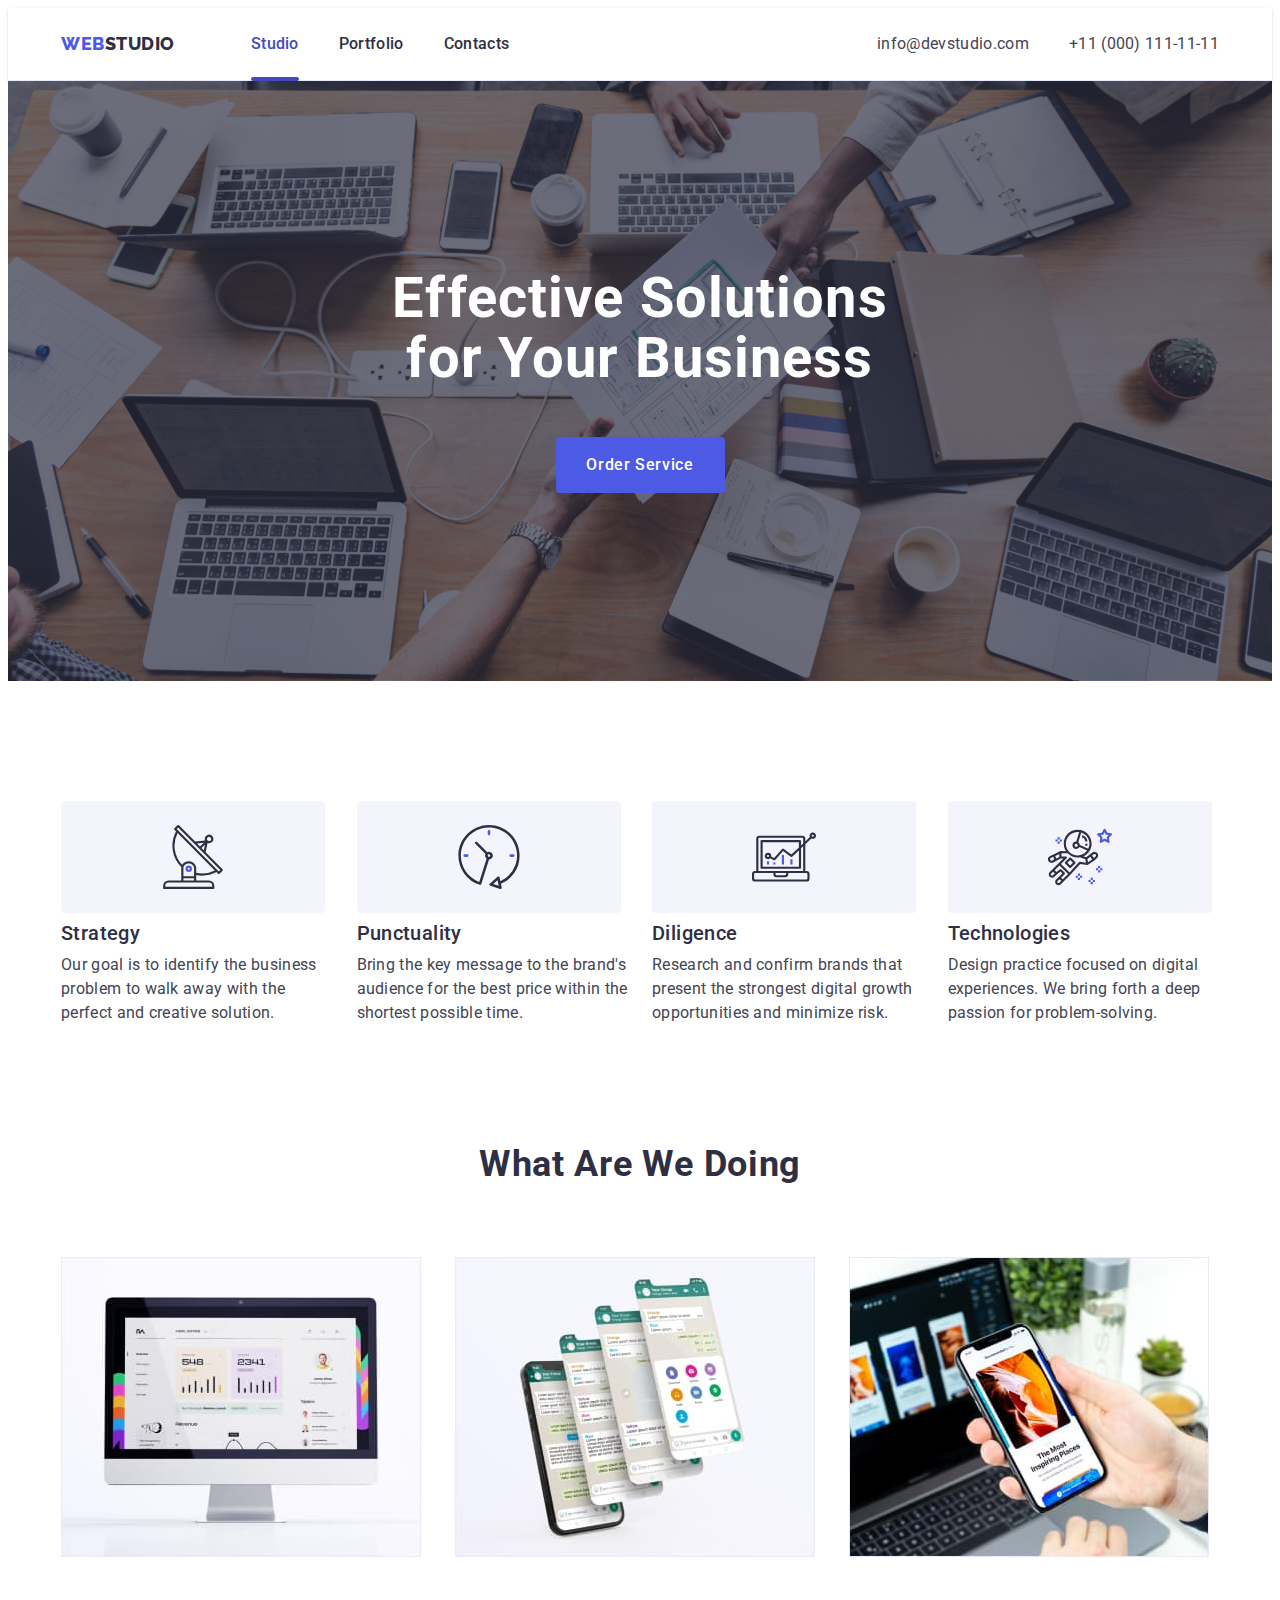
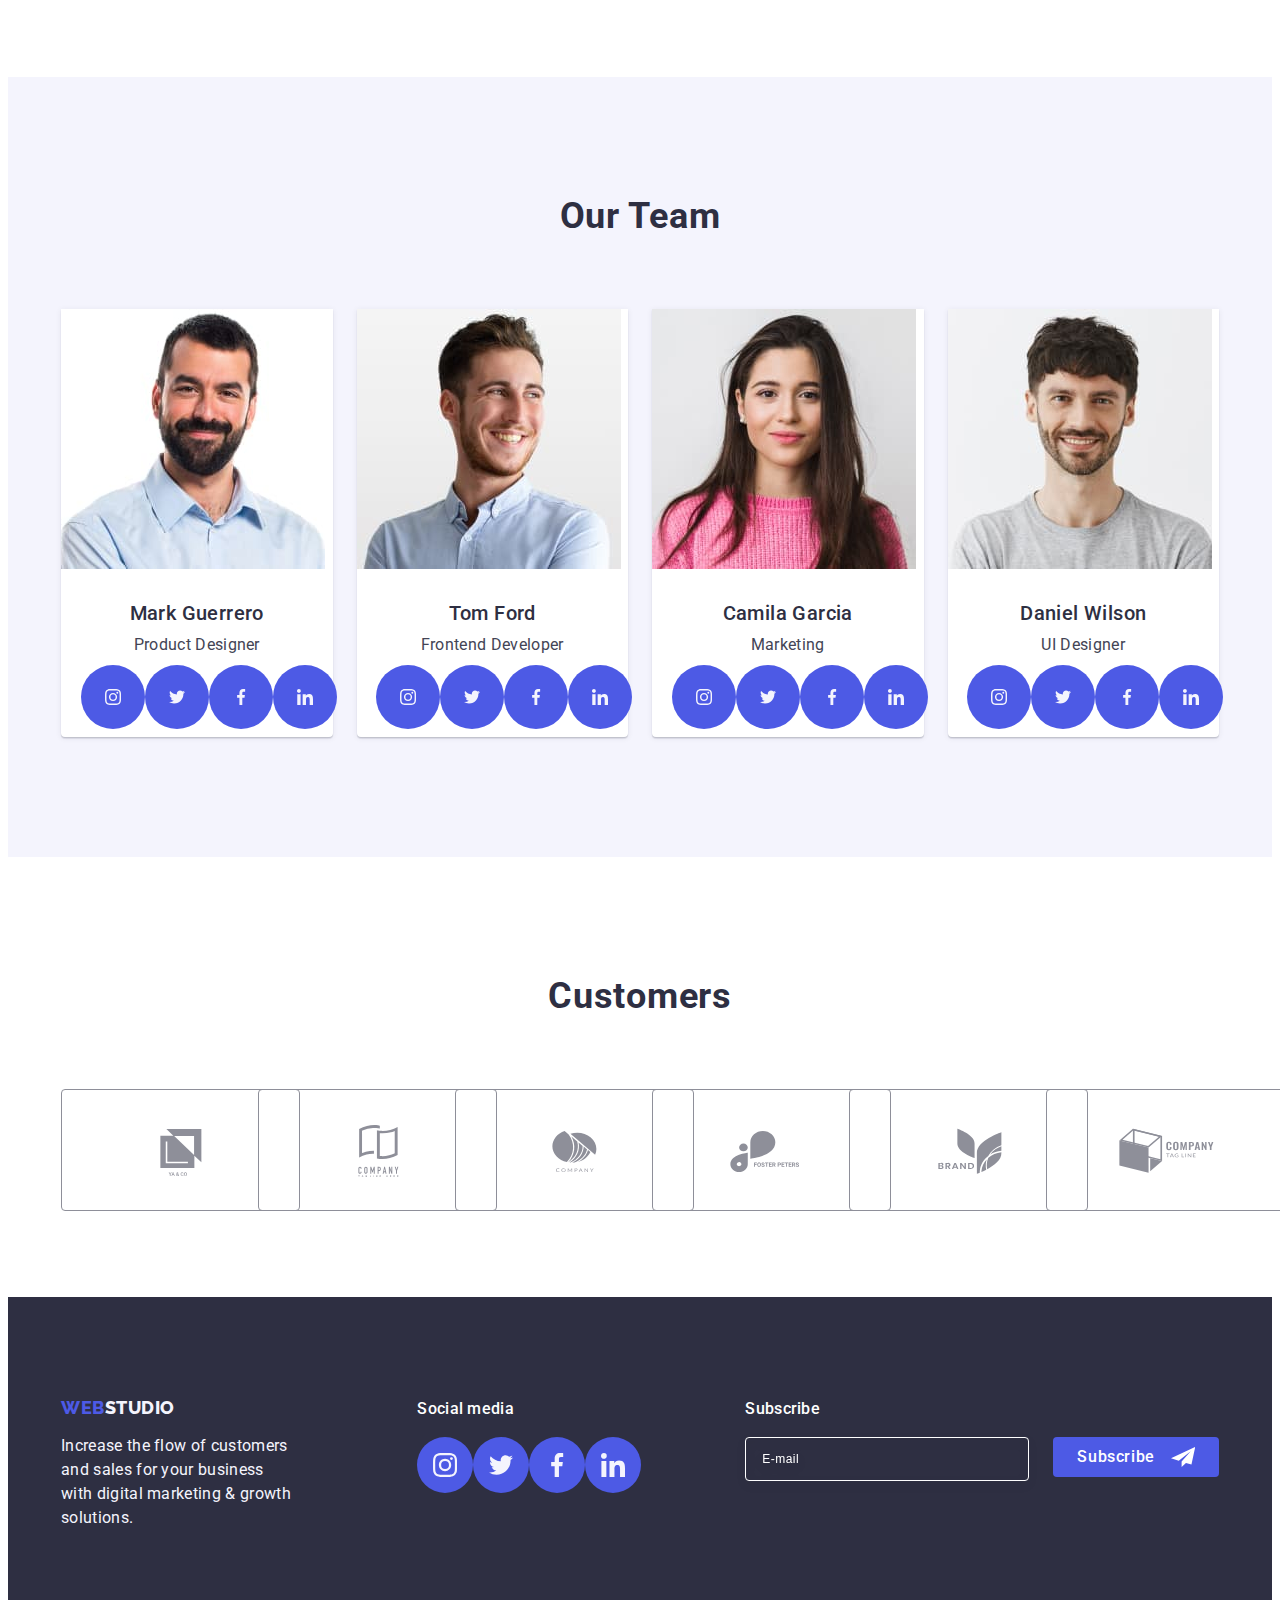
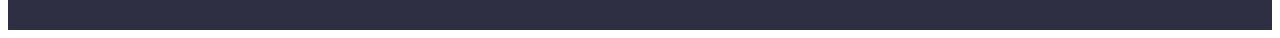
<file: index.html>
<!DOCTYPE html>
<html lang="en">

<head>
  <meta charset="UTF-8" />
  <meta http-equiv="X-UA-Compatible" content="IE=edge" />
  <meta name="viewport" content="width=device-width, initial-scale=1.0" />
  <link rel="preconnect" href="https://fonts.googleapis.com">
  <link rel="preconnect" href="https://fonts.gstatic.com" crossorigin>
  <link href="https://fonts.googleapis.com/css2?family=Raleway:wght@800&family=Roboto:wght@400;500;700&display=swap"
    rel="stylesheet" />
  <title>Web Studio</title>
  <link rel="stylesheet" href="https://cdnjs.cloudflare.com/ajax/libs/modern-normalize/2.0.0/modern-normalize.min.css"
    integrity="sha512-4xo8blKMVCiXpTaLzQSLSw3KFOVPWhm/TRtuPVc4WG6kUgjH6J03IBuG7JZPkcWMxJ5huwaBpOpnwYElP/m6wg=="
    crossorigin="anonymous" referrerpolicy="no-referrer" />
  <link rel="stylesheet" href="./css/styles.css">
</head>

<body>
  <header class="header">
    <div class="header-content container">
      <nav class="header-navigation">
        <a href="./index.html" class="header-logo link">Web<span class="header-span">Studio</span> </a>
        <ul class="header-menu list">
          <li class="header-menu-item">
            <a class="header-nav header-menu-link link current" href="./index.html">Studio</a>
          </li>
          <li class="header-menu-item">
            <a class="header-menu-link link" href="./portfolio.html">Portfolio</a>
          </li>
          <li class="header-menu-item">
            <a class="header-menu-link link" href="">Contacts</a>
          </li>
        </ul>
      </nav>
      <address class="header-address">
        <ul class="header-address-list list">
          <li class="header-address-item"><a class="header-address-link link"
              href="mailto:info@devstudio.com">info@devstudio.com</a></li>
          <li class="header-address-item"><a class="header-address-link link" href="tel:+110001111111">+11 (000)
              111-11-11</a></li>
        </ul>
      </address>
    </div>
  </header>

  <main>
    <section class="hero">
      <div class="container">
        <h1 class="hero-title">Effective Solutions for Your Business</h1>
        <button type="button" class="hero-btn button-active" data-modal-open>Order Service</button>
      </div>
    </section>

    <section class="section-one">
      <div class="container">
        <h2 class="visually-hidden">feature</h2>
        <ul class="section-one-list list">
          <li class="section-one-item">
            <div class="svg-box">
              <svg class="svg-one" width="64" height="64">
                <use href="./images/icons.svg#icon-group"></use>
              </svg>
            </div>
            <h3 class="section-one-title">Strategy</h3>
            <p class="section-one-text">
              Our goal is to identify the business problem to walk away with the
              perfect and creative solution.
            </p>
          </li>
          <li class="section-one-item">
            <div class="svg-box">
              <svg class="svg-one" width="64" height="64">
                <use href="./images/icons.svg#icon-clock"></use>
              </svg>
            </div>
            <h3 class="section-one-title">Punctuality</h3>
            <p class="section-one-text">
              Bring the key message to the brand's audience for the best price
              within the shortest possible time.
            </p>
          </li>
          <li class="section-one-item">
            <div class="svg-box">
              <svg class="svg-one" width="64" height="64">
                <use href="./images/icons.svg#icon-diagram"></use>
              </svg>
            </div>
            <h3 class="section-one-title">Diligence</h3>
            <p class="section-one-text">
              Research and confirm brands that present the strongest digital
              growth opportunities and minimize risk.
            </p>
          </li>
          <li class="section-one-item">
            <div class="svg-box">
              <svg class="svg-one" width="64" height="64">
                <use href="./images/icons.svg#icon-astronaut"></use>
              </svg>
            </div>
            <h3 class="section-one-title">Technologies</h3>
            <p class="section-one-text">
              Design practice focused on digital experiences. We bring forth a
              deep passion for problem-solving.
            </p>
          </li>
        </ul>
      </div>
    </section>

    <section class="section-two">
      <div class="container">
        <h2 class="section-two-title">What are we doing</h2>
        <ul class="section-two-list list">
          <li class="section-two-item">
            <img src="./images/computer.jpg" alt="Computer" width="360" height="300" />
          </li>
          <li class="section-two-item">
            <img src="./images/watsup.jpg" alt="Watsup" width="360" height="300" />
          </li>
          <li class="section-two-item">
            <img src="./images/phone.jpg" alt="Phone" width="360" height="300" />
          </li>
        </ul>
      </div>
    </section>

    <section class="section-three list">
      <div class="container">
        <h2 class="section-three-title">Our Team</h2>
        <ul class="section-three-list list">
          <li class="section-three-item">
            <img src="./images/MarkGuerrero.jpg" alt="Mark Guerrero photo" width="264" height="260" />
            <div class="team">
              <h3 class="section-three-name">Mark Guerrero</h3>
              <p class="section-three-text">Product Designer</p>
              <ul class="icon-list">
                <li class="social-network">
                  <a class="three-icon-svg" href="#">
                    <svg class="three-icon" width="16" height="16">
                      <use href="./images/icons.svg#icon-instagram"></use>
                    </svg>
                  </a>
                </li>
                <li class="social-network">
                  <a class="three-icon-svg" href="#">
                    <svg class="three-icon" width="16" height="16">
                      <use href="./images/icons.svg#icon-twitter"></use>
                    </svg>
                  </a>
                </li>
                <li class="social-network">
                  <a class="three-icon-svg" href="#">
                    <svg class="three-icon" width="16" height="16">
                      <use href="./images/icons.svg#icon-facebook"></use>
                    </svg>
                  </a>
                </li>
                <li class="social-network">
                  <a class="three-icon-svg" href="#">
                    <svg class="three-icon" width="16" height="16">
                      <use href="./images/icons.svg#icon-linkedin"></use>
                    </svg>
                  </a>
                </li>
              </ul>
            </div>
          </li>
          <li class="section-three-item">
            <img src="./images/TomFord.jpg" alt="Tom Ford photo" width="264" height="260" />
            <div class="team">
              <h3 class="section-three-name">Tom Ford</h3>
              <p class="section-three-text">Frontend Developer</p>
              <ul class="icon-list">
                <li class="social-network">
                  <a class="three-icon-svg" href="#">
                    <svg class="three-icon" width="16" height="16">
                      <use href="./images/icons.svg#icon-instagram"></use>
                    </svg>
                  </a>
                </li>
                <li class="social-network">
                  <a class="three-icon-svg" href="#">
                    <svg class="three-icon" width="16" height="16">
                      <use href="./images/icons.svg#icon-twitter"></use>
                    </svg>
                  </a>
                </li>
                <li class="social-network">
                  <a class="three-icon-svg" href="#">
                    <svg class="three-icon" width="16" height="16">
                      <use href="./images/icons.svg#icon-facebook"></use>
                    </svg>
                  </a>
                </li>
                <li class="social-network">
                  <a class="three-icon-svg" href="#">
                    <svg class="three-icon" width="16" height="16">
                      <use href="./images/icons.svg#icon-linkedin"></use>
                    </svg>
                  </a>
                </li>
              </ul>
            </div>
          </li>
          <li class="section-three-item">
            <img src="./images/CamilaGarcia.jpg" alt="Camila Garcia photo" width="264" height="260" />
            <div class="team">
              <h3 class="section-three-name">Camila Garcia</h3>
              <p class="section-three-text">Marketing</p>
              <ul class="icon-list">
                <li class="social-network">
                  <a class="three-icon-svg" href="#">
                    <svg class="three-icon" width="16" height="16">
                      <use href="./images/icons.svg#icon-instagram"></use>
                    </svg>
                  </a>
                </li>
                <li class="social-network">
                  <a class="three-icon-svg" href="#">
                    <svg class="three-icon" width="16" height="16">
                      <use href="./images/icons.svg#icon-twitter"></use>
                    </svg>
                  </a>
                </li>
                <li class="social-network">
                  <a class="three-icon-svg" href="#">
                    <svg class="three-icon" width="16" height="16">
                      <use href="./images/icons.svg#icon-facebook"></use>
                    </svg>
                  </a>
                </li>
                <li class="social-network">
                  <a class="three-icon-svg" href="#">
                    <svg class="three-icon" width="16" height="16">
                      <use href="./images/icons.svg#icon-linkedin"></use>
                    </svg>
                  </a>
                </li>
              </ul>
            </div>
          </li>
          <li class="section-three-item">
            <img src="./images/DanielWilson.jpg" alt="Daniel Wilson photo" width="264" height="260" />
            <div class="team">
              <h3 class="section-three-name">Daniel Wilson</h3>
              <p class="section-three-text">UI Designer</p>
              <ul class="icon-list">
                <li class="social-network">
                  <a class="three-icon-svg" href="#">
                    <svg class="three-icon" width="16" height="16">
                      <use href="./images/icons.svg#icon-instagram"></use>
                    </svg>
                  </a>
                </li>
                <li class="social-network">
                  <a class="three-icon-svg" href="#">
                    <svg class="three-icon" width="16" height="16">
                      <use href="./images/icons.svg#icon-twitter"></use>
                    </svg>
                  </a>
                </li>
                <li class="social-network">
                  <a class="three-icon-svg" href="#">
                    <svg class="three-icon" width="16" height="16">
                      <use href="./images/icons.svg#icon-facebook"></use>
                    </svg>
                  </a>
                </li>
                <li class="social-network">
                  <a class="three-icon-svg" href="#">
                    <svg class="three-icon" width="16" height="16">
                      <use href="./images/icons.svg#icon-linkedin"></use>
                    </svg>
                  </a>
                </li>
              </ul>
            </div>
          </li>
        </ul>
      </div>
    </section>

    <section class="sectione-four">
      <div class="container">
        <h2 class="section-four-title">Customers</h2>
        <ul class="section-four-list">
          <li class="section-four-item">
            <a href="#" class="four-link">
              <svg class="four-svg" width="104" height="56">
                <use href="./images/icons.svg#icon-Logoone"></use>
              </svg>
            </a>
          </li>
          <li class="section-four-item">
            <a href="#" class="four-link">
              <svg class="four-svg" width="104" height="56">
                <use href="./images/icons.svg#icon-Logotwo"></use>
              </svg>
            </a>
          </li>
          <li class="section-four-item">
            <a href="#" class="four-link">
              <svg class="four-svg" width="104" height="56">
                <use href="./images/icons.svg#icon-Logothree"></use>
              </svg>
            </a>
          </li>
          <li class="section-four-item">
            <a href="#" class="four-link">
              <svg class="four-svg" width="104" height="56">
                <use href="./images/icons.svg#icon-Logofour"></use>
              </svg>
            </a>
          </li>
          <li class="section-four-item">
            <a href="#" class="four-link">
              <svg class="four-svg" width="104" height="56">
                <use href="./images/icons.svg#icon-Logofive"></use>
              </svg>
            </a>
          </li>
          <li class="section-four-item">
            <a href="#" class="four-link">
              <svg class="four-svg" width="104" height="56">
                <use href="./images/icons.svg#icon-Logosix"></use>
              </svg>
            </a>
          </li>
        </ul>
      </div>
    </section>
  </main>

  <footer class="footer">
    <div class="container-footer container">
      <div class="footer-box">
        <a href="./index.html" class="footer-logo link">Web<span class="footer-span">Studio</span></a>
        <p class="footer-text">
          Increase the flow of customers and sales for your business with digital
          marketing & growth solutions.
        </p>
      </div>
      <div class="footer-box">
        <p class="footer-soc">Social media</p>
        <ul class="footer-icons">
          <li class="social-network">
            <a class="footer-icon-svg" href="#">
              <svg class="footer-icon" width="24" height="24">
                <use href="./images/icons.svg#icon-instagram"></use>
              </svg>
            </a>
          </li>
          <li class="social-network">
            <a class="footer-icon-svg" href="#">
              <svg class="footer-icon" width="24" height="24">
                <use href="./images/icons.svg#icon-twitter"></use>
              </svg>
            </a>
          </li>
          <li class="social-network">
            <a class="footer-icon-svg" href="#">
              <svg class="footer-icon" width="24" height="24">
                <use href="./images/icons.svg#icon-facebook"></use>
              </svg>
            </a>
          </li>
          <li class="social-network">
            <a class="footer-icon-svg" href="#">
              <svg class="footer-icon" width="24" height="24">
                <use href="./images/icons.svg#icon-linkedin"></use>
              </svg>
            </a>
          </li>
        </ul>
      </div>
      <div class="footer-wrap">
        <p class="footer-title">Subscribe</p>
        <form class="footer-form">
          <label class="footer-label">
            <input type="email" placeholder="E-mail" class="footer-input" name="footer-email">
          </label>
          <button type="submit" class="footer-button">Subscribe
            <svg class="footer-button-svg" width="24" height="24">
              <use href="./images/icons.svg#icon-telegramicon"></use>
            </svg>
          </button>
        </form>
      </div>
    </div>
  </footer>
  <div class="backdrop is-hidden" data-modal>
    <div class="modal modal-container">
      <button type="button" class="modal-btn" data-modal-close>
        <svg class="modal-btn-svg" width="8" height="8">
          <use href="./images/icons.svg#icon-cross"></use>
        </svg>
      </button>
      <p class="modal-text-title">Leave your contacts and we will call you back</p>
      <form>
        <div class="modal-field">
          <label class="modal-label" for="user-name">Name</label>
          <div class="input-wrap">
            <input type="text" class="modal-input" id="user-name" name="user-name">
            <svg class="input-icon" width="18" height="24">
              <use href="./images/icons.svg#icon-name"></use>
            </svg>
          </div>
        </div>
        <div class="modal-field">
          <label class="modal-label" for="phone">Phone</label>
          <div class="input-wrap">
            <input type="tel" class="modal-input" id="phone" name="user-tel">
            <svg class="input-icon" width="18" height="24">
              <use href="./images/icons.svg#icon-phone"></use>
            </svg>
          </div>
        </div>
        <div class="modal-field">
          <label class="modal-label" for="phone">Email</label>
          <div class="input-wrap">
            <input type="email" class="modal-input" id="email" name="user-email">
            <svg class="input-icon" width="18" height="24">
              <use href="./images/icons.svg#icon-email"></use>
            </svg>
          </div>
        </div>
        <div class="textarea-wrap">
          <label class="modal-label" for="user-comment">Comment</label>
          <textarea id="user-comment" class="modal-textarea" placeholder="Text input" name="user-comment"></textarea>
        </div>



        <div class="check-wrap">
          <input class="input-check visually-hidden" id="user-privacy" type="checkbox" name="user-privacy"
            value="true" />
          <label class="check-text" for="user-privacy">
            <span class="checkbox-box-svg">
              <svg class="checkbox-svg" width="10" height="8">
                <use href="./images/icons.svg#icon-check"></use>
              </svg>
            </span>
            I accept the terms and conditions of the<a href="#" class="privacy-link link">Privacy Policy</a>
          </label>
        </div>
        <button class="modal-button" type="submit">Send</button>
      </form>
    </div>
  </div>
  <script src="./js/modal.js"></script>
</body>

</html>
</file>
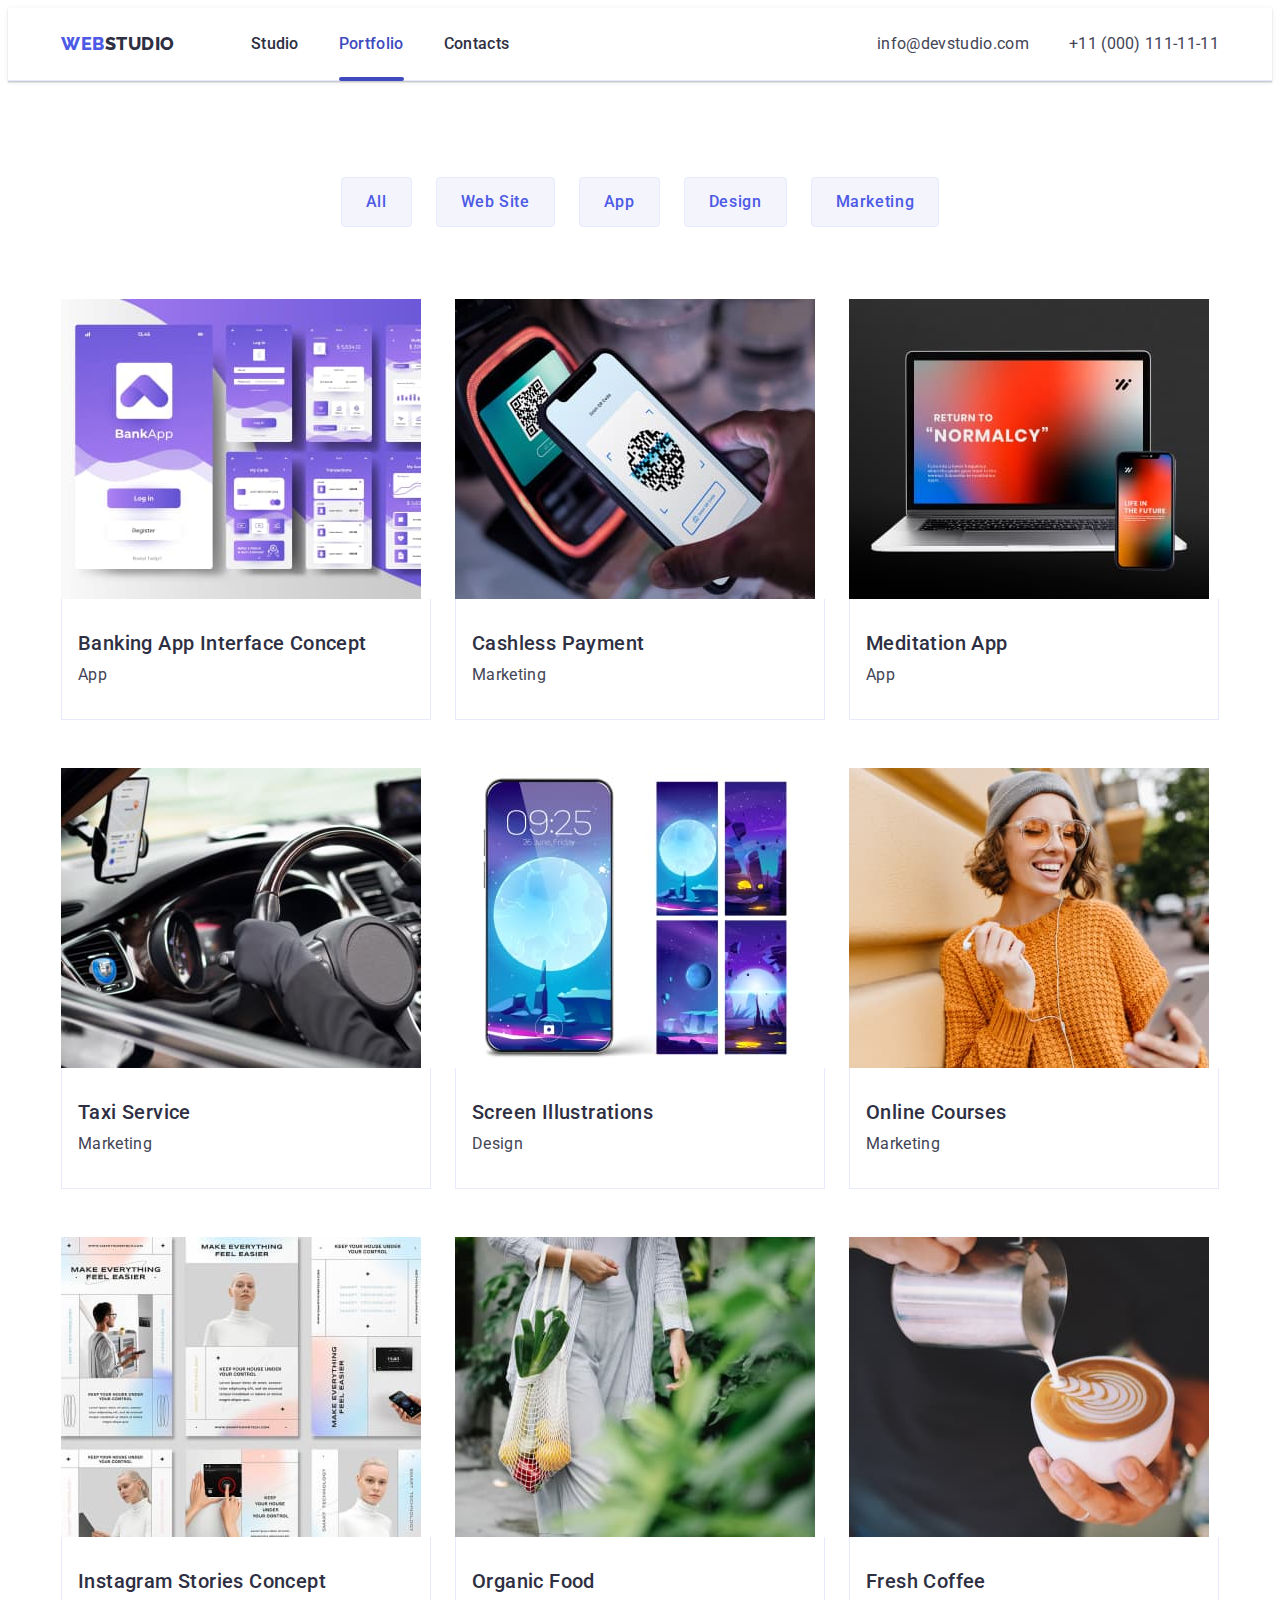
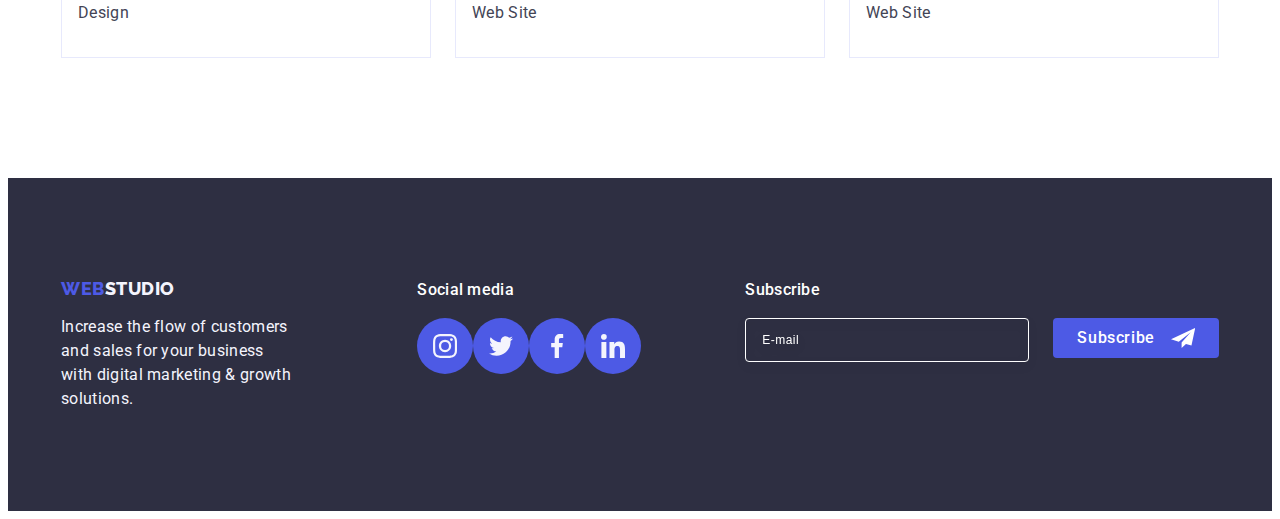
<file: portfolio.html>
<!DOCTYPE html>
<html lang="en">

<head>
  <meta charset="UTF-8" />
  <meta http-equiv="X-UA-Compatible" content="IE=edge" />
  <meta name="viewport" content="width=device-width, initial-scale=1.0" />
  <link rel="preconnect" href="https://fonts.googleapis.com">
  <link rel="preconnect" href="https://fonts.gstatic.com" crossorigin>
  <link href="https://fonts.googleapis.com/css2?family=Raleway:wght@800&family=Roboto:wght@400;500;700&display=swap"
    rel="stylesheet" />
  <title>Web Studio</title>
  <link rel="stylesheet" href="https://cdnjs.cloudflare.com/ajax/libs/modern-normalize/2.0.0/modern-normalize.min.css"
    integrity="sha512-4xo8blKMVCiXpTaLzQSLSw3KFOVPWhm/TRtuPVc4WG6kUgjH6J03IBuG7JZPkcWMxJ5huwaBpOpnwYElP/m6wg=="
    crossorigin="anonymous" referrerpolicy="no-referrer" />
  <link rel="stylesheet" href="./css/styles.css">
</head>

<body>
  <header class="header">
    <div class="header-content container">
      <nav class="header-navigation">
        <a href="./index.html" class="header-logo link">Web<span class="header-span">Studio</span> </a>
        <ul class="header-menu list">
          <li class="header-menu-item">
            <a class="header-menu-link link " href="./index.html">Studio</a>
          </li>
          <li class="header-menu-item">
            <a class="header-nav header-menu-link link current" href="./portfolio.html">Portfolio</a>
          </li>
          <li class="header-menu-item">
            <a class="header-menu-link link" href="">Contacts</a>
          </li>
        </ul>
      </nav>
      <address class="header-address">
        <ul class="header-address-list list">
          <li class="header-address-item">
            <a class="header-address-link link" href="mailto:info@devstudio.com">info@devstudio.com</a>
          </li>
          <li class="header-address-item">
            <a class="header-address-link link" href="tel:+110001111111">+11 (000)
              111-11-11</a>
          </li>
        </ul>
      </address>
    </div>
  </header>

  <main>
    <section class="portfolio">
      <div class="container">
        <h1 class="visually-hidden">portfolio</h1>
        <ul class="portfolio-button-list list">
          <li class="portfolio-btn-item">
            <button type="button" class="portfolio-button  button-active">
              All
            </button>
          </li>
          <li class="portfolio-btn-item">
            <button type="button" class="portfolio-button  button-active">
              Web Site
            </button>
          </li>
          <li class="portfolio-btn-item">
            <button type="button" class="portfolio-button  button-active">
              App
            </button>
          </li>
          <li class="portfolio-btn-item">
            <button type="button" class="portfolio-button  button-active">
              Design
            </button>
          </li>
          <li class="portfolio-btn-item">
            <button type="button" class="portfolio-button  button-active">
              Marketing
            </button>
          </li>
        </ul>

        <ul class="portfolio-img-list list">
          <li class="portfolio-img-item">
            <a class="portfolio-link link" href="">
              <div class="portfolio-box-img">
                <img src="./images/BankingAppInterfaceConcept.jpg" alt="BankingAppInterfaceConcept" width="360"
                  height="300" />

                <p class="overlay-text">14 Stylish and User-Friendly App Design Concepts · Task Manager App ·
                  Calorie Tracker App · Exotic Fruit Ecommerce App ·
                  Cloud Storage App</p>

              </div>
              <div class="information">
                <h2 class="portfolio-img-title">Banking App Interface Concept</h2>
                <p class="portfolio-img-text">App</p>
              </div>
            </a>
          </li>
          <li class="portfolio-img-item">
            <a class="portfolio-link link" href="">
              <div class="portfolio-box-img">
                <img src="./images/CashlessPayment.jpg" alt="CashlessPayment" width="360" height="300" />

                <p class="overlay-text">14 Stylish and User-Friendly App Design Concepts · Task Manager App ·
                  Calorie Tracker App · Exotic Fruit Ecommerce App ·
                  Cloud Storage App</p>

              </div>
              <div class="information">
                <h2 class="portfolio-img-title">Cashless Payment</h2>
                <p class="portfolio-img-text">Marketing</p>
              </div>
            </a>
          </li>
          <li class="portfolio-img-item">
            <a class="portfolio-link link" href="">
              <div class="portfolio-box-img">
                <img src="./images/MeditationApp.jpg" alt="MeditationApp" width="360" height="300" />

                <p class="overlay-text">14 Stylish and User-Friendly App Design Concepts · Task Manager App ·
                  Calorie Tracker App · Exotic Fruit Ecommerce App ·
                  Cloud Storage App</p>

              </div>
              <div class="information">
                <h2 class="portfolio-img-title">Meditation App</h2>
                <p class="portfolio-img-text">App</p>
              </div>
            </a>
          </li>
          <li class="portfolio-img-item">
            <a class="portfolio-link link" href="">
              <div class="portfolio-box-img">
                <img src="./images/TaxiService.jpg" alt="TaxiService" width="360" height="300" />

                <p class="overlay-text">14 Stylish and User-Friendly App Design Concepts · Task Manager App ·
                  Calorie Tracker App · Exotic Fruit Ecommerce App ·
                  Cloud Storage App</p>

              </div>
              <div class="information">
                <h2 class="portfolio-img-title">Taxi Service</h2>
                <p class="portfolio-img-text">Marketing</p>
              </div>
            </a>
          </li>
          <li class="portfolio-img-item">
            <a class="portfolio-link link" href="">
              <div class="portfolio-box-img">
                <img src="./images/ScreenIllustrations.jpg" alt="ScreenIllustrations" width="360" height="300" />

                <p class="overlay-text">14 Stylish and User-Friendly App Design Concepts · Task Manager App ·
                  Calorie Tracker App · Exotic Fruit Ecommerce App ·
                  Cloud Storage App</p>

              </div>
              <div class="information">
                <h2 class="portfolio-img-title">Screen Illustrations</h2>
                <p class="portfolio-img-text">Design</p>
              </div>
            </a>
          </li>
          <li class="portfolio-img-item">
            <a class="portfolio-link link" href="">
              <div class="portfolio-box-img">
                <img src="./images/OnlineCourses.jpg" alt="OnlineCourses" width="360" height="300" />

                <p class="overlay-text">14 Stylish and User-Friendly App Design Concepts · Task Manager App ·
                  Calorie Tracker App · Exotic Fruit Ecommerce App ·
                  Cloud Storage App</p>

              </div>
              <div class="information">
                <h2 class="portfolio-img-title">Online Courses</h2>
                <p class="portfolio-img-text">Marketing</p>
              </div>
            </a>
          </li>
          <li class="portfolio-img-item">
            <a class="portfolio-link link" href="">
              <div class="portfolio-box-img">
                <img src="./images/InstagramStoriesConcept.jpg" alt="InstagramStoriesConcept" width="360"
                  height="300" />

                <p class="overlay-text">14 Stylish and User-Friendly App Design Concepts · Task Manager App ·
                  Calorie Tracker App · Exotic Fruit Ecommerce App ·
                  Cloud Storage App</p>

              </div>
              <div class="information">
                <h2 class="portfolio-img-title">Instagram Stories Concept</h2>
                <p class="portfolio-img-text">Design</p>
              </div>
            </a>
          </li>
          <li class="portfolio-img-item">
            <a class="portfolio-link link" href="">
              <div class="portfolio-box-img">
                <img src="./images/OrganicFood.jpg" alt="OrganicFood" width="360" height="300" />

                <p class="overlay-text">14 Stylish and User-Friendly App Design Concepts · Task Manager App ·
                  Calorie Tracker App · Exotic Fruit Ecommerce App ·
                  Cloud Storage App</p>

              </div>
              <div class="information">
                <h2 class="portfolio-img-title">Organic Food</h2>
                <p class="portfolio-img-text">Web Site</p>
              </div>
            </a>
          </li>
          <li class="portfolio-img-item">
            <a class="portfolio-link link" href="">
              <div class="portfolio-box-img">
                <img src="./images/FreshCoffee.jpg" alt="FreshCoffee" width="360" height="300" />

                <p class="overlay-text">14 Stylish and User-Friendly App Design Concepts · Task Manager App ·
                  Calorie Tracker App · Exotic Fruit Ecommerce App ·
                  Cloud Storage App</p>

              </div>
              <div class="information">
                <h2 class="portfolio-img-title">Fresh Coffee</h2>
                <p class="portfolio-img-text">Web Site</p>
              </div>
            </a>
          </li>
        </ul>
      </div>
    </section>
  </main>

  <footer class="footer">
    <div class="container-footer container">
      <div class="footer-box">
        <a href="./index.html" class="footer-logo link">Web<span class="footer-span">Studio</span></a>
        <p class="footer-text">
          Increase the flow of customers and sales for your business with digital
          marketing & growth solutions.
        </p>
      </div>
      <div class="footer-box">
        <p class="footer-soc">Social media</p>
        <ul class="footer-icons">
          <li class="social-network">
            <a class="footer-icon-svg" href="#">
              <svg class="footer-icon" width="24" height="24">
                <use href="./images/icons.svg#icon-instagram"></use>
              </svg>
            </a>
          </li>
          <li class="social-network">
            <a class="footer-icon-svg" href="#">
              <svg class="footer-icon" width="24" height="24">
                <use href="./images/icons.svg#icon-twitter"></use>
              </svg>
            </a>
          </li>
          <li class="social-network">
            <a class="footer-icon-svg" href="#">
              <svg class="footer-icon" width="24" height="24">
                <use href="./images/icons.svg#icon-facebook"></use>
              </svg>
            </a>
          </li>
          <li class="social-network">
            <a class="footer-icon-svg" href="#">
              <svg class="footer-icon" width="24" height="24">
                <use href="./images/icons.svg#icon-linkedin"></use>
              </svg>
            </a>
          </li>
        </ul>
      </div>
      <div class="footer-wrap">
        <p class="footer-title">Subscribe</p>
        <form class="footer-form">
          <label class="footer-label">
            <input type="email" placeholder="E-mail" class="footer-input" name="footer-email">
          </label>
          <button type="submit" class="footer-button">Subscribe
            <svg class="footer-button-svg" width="24" height="24">
              <use href="./images/icons.svg#icon-telegramicon"></use>
            </svg>
          </button>
        </form>
      </div>
    </div>
  </footer>
</body>

</html>
</file>
<file: css/styles.css>
:root {
  --color-iris: #4d5ae5;
  --color-ocean: #404bbf;
  --color-navy-blue: #2e2f42;
  --color-green: #31d0aa;
  --color-slate: #434455;
  --color-light-slate: #8e8f99;
  --color-cornflower: #e7e9fc;
  --color-cloud: #f4f4fd;
  --color-navy-blue-modal: #2e2f42;
  --color-grey: #2e2f42;
  --color-white: #ffffff;
  --color-dairy: #fcfcfc;
}

body {
  font-family: "Roboto", sans-serif;
  color: #434455;
  background-color: #ffffff;
}

img {
  display: block;
}
p,
h1,
h2,
h3,
h4,
h5,
h6 {
  margin-top: 0;
  margin-bottom: 0;
}
.container {
  width: 100%;
  max-width: 1158px;
  padding: 0 15px;
  margin: 0 auto;
}

a {
  text-decoration: none;
}
ul {
  list-style-type: none;
  margin-top: 0;
  margin-bottom: 0;
  padding-left: 0;
}

.list {
  list-style-type: none;
}
.visually-hidden {
  position: absolute;
  width: 1px;
  height: 1px;
  margin: -1px;
  border: 0;
  padding: 0;
  white-space: nowrap;
  clip-path: inset(100%);
  clip: rect(0 0 0 0);
  overflow: hidden;
}

/* ________  header  ______*/
.link:is(:hover, :focus) {
  color: #404bbf;
}
.header-content {
  display: flex;
}
.header {
  border-bottom: 1px solid #e7e9fc;
  height: 72px;
  box-shadow: 0px 2px 1px rgba(46, 47, 66, 0.08),
    0px 1px 1px rgba(46, 47, 66, 0.16), 0px 1px 6px rgba(46, 47, 66, 0.08);
}
.header-navigation {
  display: flex;
  align-items: center;
  margin-right: auto;
}

.header-logo {
  font-family: "Raleway", sans-serif;
  font-weight: 800;
  font-size: 18px;
  line-height: 1.17;
  letter-spacing: 0.03em;
  text-transform: uppercase;
  color: #4d5ae5;
  margin-right: 76px;
}

.header-span {
  font-family: "Raleway", sans-serif;
  font-weight: 800;
  font-size: 18px;
  line-height: 1.17;
  letter-spacing: 0.03em;
  text-transform: uppercase;
  color: #2e2f42;
}
.header-menu {
  display: flex;
  gap: 40px;
}

.header-menu-link {
  display: block;
  font-weight: 500;
  font-size: 16px;
  line-height: 1.5;
  letter-spacing: 0.02em;
  color: #2e2f42;
  padding: 24px 0;
}
.header-nav {
  color: #404bbf;
  position: relative;
  transition: color 250ms cubic-bezier(0.4, 0, 0.2, 1);
}
.current:after {
  content: "";
  position: absolute;
  left: 0;
  bottom: -1px;
  background-color: #404bbf;
  height: 4px;
  border-radius: 2px;
  display: block;
  width: 100%;
}
.current {
  color: #404bbf;
}

.header-address {
  font-style: normal;
  display: flex;
  gap: 40px;
  align-items: center;
}
.header-address-list {
  display: flex;
  gap: 40px;
}
.header-address-link {
  font-style: normal;
  font-weight: 400;
  font-size: 16px;
  line-height: 1.5;
  letter-spacing: 0.02em;
  color: #434455;
  transition: color 250ms cubic-bezier(0.4, 0, 0.2, 1);
}
/* ________  hero  ______*/
.hero {
  background-image: linear-gradient(
      to bottom,
      rgba(46, 47, 66, 0.7),
      rgba(46, 47, 66, 0.7)
    ),
    url(../images/people-office.jpg);
  max-width: 1440px;
  background-repeat: no-repeat;
  background-size: cover;
  margin: 0 auto;
  background-position: center;
  padding: 188px 0px;
}

.hero-title {
  font-weight: 700;
  font-size: 56px;
  line-height: 1.07;
  letter-spacing: 0.02em;
  text-align: center;
  color: #ffffff;
  max-width: 496px;
  margin-left: auto;
  margin-right: auto;
  margin-bottom: 48px;
}

.hero-btn {
  font-family: "Roboto", sans-serif;
  font-weight: 500;
  font-size: 16px;
  line-height: 1.5;
  letter-spacing: 0.04em;
  color: var(--color-white);
  background: var(--color-iris);
  cursor: pointer;
  display: block;
  min-width: 169px;
  height: 56px;
  border: none;
  border-radius: 4px;
  margin-left: auto;
  margin-right: auto;
  transition: background-color 250ms cubic-bezier(0.4, 0, 0.2, 1);
}

.button-active:is(:hover, :focus) {
  background: var(--color-ocean);
  color: var(--color-white);
  border: 1px solid transparent;
  box-shadow: 0px 3px 1px rgba(0, 0, 0, 0.1), 0px 2px 1px rgba(0, 0, 0, 0.08),
    0px 2px 2px rgba(0, 0, 0, 0.12);
  border-radius: 4px;
}

.button-active {
  cursor: pointer;
}

.backdrop {
  position: fixed;
  top: 0;
  left: 0;
  width: 100%;
  height: 100%;
  background-color: rgba(46, 47, 66, 0.4);
  transition: opacity 250ms cubic-bezier(0.4, 0, 0.2, 1),
    visibility 250ms cubic-bezier(0.4, 0, 0.2, 1);
}
.is-hidden {
  opacity: 0;
  visibility: hidden;
  pointer-events: none;
}
.modal {
  position: absolute;
  top: 50%;
  left: 50%;
  transform: translate(-50%, -50%) scale(1);
  width: 408px;
  min-height: 584px;
  background: #fcfcfc;
  box-shadow: 0px 1px 1px rgba(0, 0, 0, 0.14), 0px 1px 3px rgba(0, 0, 0, 0.12),
    0px 2px 1px rgba(0, 0, 0, 0.2);
  border-radius: 4px;
  transition: transform 250ms cubic-bezier(0.4, 0, 0.2, 1);
}
.modal-btn {
  position: absolute;
  top: 24px;
  right: 24px;
  width: 24px;
  height: 24px;
  border-radius: 50%;
  display: flex;
  align-items: center;
  justify-content: center;
  background-color: #e7e9fc;
  border: 1px solid rgba(0, 0, 0, 0.1);
  padding: 0;
  cursor: pointer;
  transition: background-color 250ms cubic-bezier(0.4, 0, 0.2, 1),
    border 250ms cubic-bezier(0.4, 0, 0.2, 1);
}
.modal-btn:hover {
  border: none;
  background-color: #404bbf;
}
.modal-btn:focus {
  border: none;
  background-color: #404bbf;
}
.modal-btn:hover,
.modal-btn:focus .modal-btn-svg {
  fill: #ffffff;
}

.modal-btn-svg {
  transition: fill 250ms cubic-bezier(0.4, 0, 0.2, 1);
}

.modal-container {
  padding: 72px 24px 24px 24px;
}
.modal-text-title {
  font-weight: 500;
  line-height: 1.5;
  text-align: center;
  letter-spacing: 0.02em;
  color: #2e2f42;
  margin-bottom: 16px;
}
.modal-field {
  margin-bottom: 8px;
}
.modal-label {
  font-size: 12px;
  line-height: 1.17;
  letter-spacing: 0.04em;
  color: #8e8f99;
  display: block;
  margin-bottom: 4px;
}
.input-wrap {
  position: relative;
}
.input-icon {
  position: absolute;
  left: 16px;
  top: 50%;
  transform: translateY(-50%);
  transition: fill 250ms cubic-bezier(0.4, 0, 0.2, 1);
}
.modal-input:focus-within + .input-icon {
  fill: #4d5ae5;
}

.modal-input {
  width: 100%;
  height: 40px;
  display: block;
  border: 1px solid rgba(46, 47, 66, 0.4);
  border-radius: 4px;
  background-color: transparent;
  padding-left: 38px;
  margin-bottom: 8px;
  outline: transparent;
  transition: border-color 250ms cubic-bezier(0.4, 0, 0.2, 1);
}
.modal-input:focus-within {
  border-color: #4d5ae5;
}
.textarea-wrap {
  display: flex;
  flex-direction: column;
  gap: 4px;
  margin-bottom: 16px;
}
.modal-textarea {
  width: 100%;
  height: 120px;
  font-size: 12px;
  line-height: 1.17;
  letter-spacing: 0.04em;
  color: rgba(46, 47, 66, 0.4);
  border-radius: 4px;
  background-color: transparent;
  padding: 8px 16px;
  outline: transparent;
  border: 1px solid rgba(46, 47, 66, 0.4);
  resize: none;
  transition: border-color 250ms cubic-bezier(0.4, 0, 0.2, 1);
}
.modal-textarea:focus-within {
  border-color: #4d5ae5;
}
.modal-textarea::placeholder {
  font-size: 12px;
  line-height: 1.17;
  letter-spacing: 0.04em;
  color: rgba(46, 47, 66, 0.4);
}
.check-wrap {
  margin-bottom: 24px;
}

.input-check:checked + .check-text > .checkbox-box-svg {
  background-color: #404bbf;
  border: none;
  fill: #f4f4fd;
}
.privacy-link {
  color: #4d5ae5;
  text-decoration: underline;
  display: inline-block;
  margin-left: 3px;
}
.checkbox-box-svg {
  margin-right: 8px;
  width: 16px;
  height: 16px;
  border: 1px solid rgba(46, 47, 66, 0.4);
  border-radius: 2px;
  transition: background-color 250ms cubic-bezier(0.4, 0, 0.2, 1),
    border 250ms cubic-bezier(0.4, 0, 0.2, 1),
    fill 250ms cubic-bezier(0.4, 0, 0.2, 1);
  display: inline-flex;
  align-items: center;
  justify-content: center;
  fill: transparent;
}

.check-text {
  font-size: 12px;
  line-height: 1.17;
  letter-spacing: 0.04em;
  color: #8e8f99;
  display: block;
}

.modal-button {
  display: block;
  min-width: 169px;
  height: 56px;
  font-family: "Roboto", sans-serif;
  font-size: 16px;
  font-weight: 500;
  margin-left: 94px;
  background-color: #4d5ae5;
  border: none;
  box-shadow: 0px 4px 4px rgba(0, 0, 0, 0.15);
  border-radius: 4px;
  line-height: 1.5;
  cursor: pointer;
  letter-spacing: 0.04em;
  color: #ffffff;
  transition: background-color 250ms cubic-bezier(0.4, 0, 0.2, 1);
}

/* ________  section-one  ______*/
.svg-box {
  display: flex;
  align-items: center;
  justify-content: center;
  margin-bottom: 8px;
  background: #f4f4fd;
  border-radius: 4px;
  width: 264px;
  height: 112px;
}
.svg-one {
  margin: 24px 100px;
}

.section-one {
  padding: 120px 0;
}
.section-one-list {
  display: flex;
  gap: 24px;
}
.section-one-item {
  width: calc((100% - 72px) / 4);
}
.section-one-title {
  font-weight: 500;
  font-size: 20px;
  line-height: 1.2;
  letter-spacing: 0.02em;
  color: var(--color-grey);
  margin-bottom: 8px;
}
.section-one-text {
  font-weight: 400;
  font-size: 16px;
  line-height: 1.5;
  letter-spacing: 0.02em;
  color: #434455;
}
/* ________  section-two  ______*/

.section-two {
  padding-bottom: 120px;
}
.section-two-title {
  font-weight: 700;
  font-size: 36px;
  line-height: 1.11;
  text-align: center;
  text-transform: capitalize;
  letter-spacing: 0.02em;
  color: #2e2f42;
  margin-bottom: 72px;
}
.section-two-list {
  display: flex;
  gap: 24px;
}
.section-two-item {
  width: calc((100% - 48px) / 3);
  border: 1px solid var(--accent-color);
}
/* ________  section-three  ______*/
.section-three {
  background: #f4f4fd;
  padding: 120px 0;
}
.section-three-title {
  font-weight: 700;
  font-size: 36px;
  line-height: 1.11;
  letter-spacing: 0.02em;
  text-align: center;
  text-transform: capitalize;
  color: #2e2f42;
  margin-bottom: 72px;
}
.section-three-list {
  display: flex;
  gap: 24px;
}
.section-three-item {
  background-color: #ffffff;
  width: calc((100% - 72px) / 4);
  border-radius: 0px 0px 4px 4px;
  box-shadow: 0px 1px 6px rgba(46, 47, 66, 0.08),
    0px 1px 1px rgba(46, 47, 66, 0.16), 0px 2px 1px rgba(46, 47, 66, 0.08);
  justify-content: center;
  align-items: center;
}
.section-three-name {
  font-weight: 500;
  font-size: 20px;
  line-height: 1.2;
  letter-spacing: 0.02em;
  color: #2e2f42;
  text-align: center;
  margin-bottom: 8px;
}
.section-three-text {
  font-size: 16px;
  line-height: 1.5;
  letter-spacing: 0.02em;
  color: #434455;
  text-align: center;
}
.team {
  padding: 32px 0;
}
.icon-list {
  display: flex;
  justify-content: center;
  margin-top: 8px;
  gap: 24px;
}
.social-network {
  width: 40px;
  height: 40px;
}
.three-icon-svg {
  width: 100%;
  height: 100%;
  background-color: #4d5ae5;
  padding: 12px;
  border-radius: 50%;
  display: flex;
  align-items: center;
  justify-content: center;
  transition: background-color 250ms cubic-bezier(0.4, 0, 0.2, 1);
}

.three-icon-svg:focus,
.three-icon-svg:hover {
  background-color: #404bbf;
}
.three-icon {
  fill: #f4f4fd;
}

/*---------SEction four------------*/
.sectione-four {
  padding-top: 120px;
  padding-bottom: 120px;
}

.section-four-title {
  font-weight: 700;
  font-size: 36px;
  line-height: 1.11;
  letter-spacing: 0.02em;
  text-align: center;
  text-transform: capitalize;
  color: #2e2f42;
  margin-bottom: 72px;
}
.section-four-list {
  display: flex;
  gap: 24px;
}
.section-four-item {
  display: inline-block;
  height: 88px;
  width: calc((100% - 120px) / 6);
}
.four-svg {
  fill: currentColor;
}
.four-link {
  width: 100%;
  height: 100%;
  border: 1px solid #8e8f99;
  color: #8e8f99;
  border-radius: 4px;
  display: flex;
  align-items: center;
  justify-content: center;
  padding: 16px 32px;
  transition: border-color 250ms cubic-bezier(0.4, 0, 0.2, 1),
    color 250ms cubic-bezier(0.4, 0, 0.2, 1);
}

.four-link:focus,
.four-link:hover {
  color: #404bbf;
  border: 1px solid #404bbf;
}

/* ________  footer  ______*/
.footer {
  background: #2e2f42;
  padding: 100px 0;
}
.container-footer {
  display: flex;
  align-items: baseline;
}

.footer-box {
  margin-right: 120px;
}
.footer-soc {
  font-weight: 500;
  line-height: 1.5;
  letter-spacing: 0.02em;
  color: #ffffff;
  margin-bottom: 16px;
}
.footer-icons {
  display: flex;
  gap: 16px;
}
.footer-icon {
  fill: #f4f4fd;
}
.footer-icon-svg {
  width: 100%;
  height: 100%;
  background-color: #4d5ae5;
  padding: 8px;
  border-radius: 50%;
  display: flex;
  align-items: center;
  justify-content: center;
  transition: background-color 250ms cubic-bezier(0.4, 0, 0.2, 1);
}
.footer-icon-svg:focus,
.footer-icon-svg:hover {
  background-color: #31d0aa;
}

.footer-logo {
  font-family: "Raleway", sans-serif;
  font-weight: 800;
  font-size: 18px;
  line-height: 1.17;
  letter-spacing: 0.03em;
  text-transform: uppercase;
  color: #4d5ae5;
  display: inline-block;
  margin-bottom: 16px;
}
.footer-span {
  font-family: "Raleway", sans-serif;
  font-style: normal;
  font-weight: 800;
  font-size: 18px;
  line-height: 1.17;
  letter-spacing: 0.03em;
  text-transform: uppercase;
  color: #f4f4fd;
}
.footer-text {
  font-family: "Roboto", sans-serif;
  font-style: normal;
  font-weight: 400;
  font-size: 16px;
  line-height: 1.5;
  letter-spacing: 0.02em;
  color: #f4f4fd;
  max-width: 264px;
}

.footer-form {
  display: flex;
  gap: 24px;
}
.footer-title {
  margin-bottom: 16px;
  font-weight: 500;
  font-size: 16px;
  line-height: 1.5;
  letter-spacing: 0.02em;
  color: #ffffff;
}
.footer-input {
  display: block;
  width: 264px;
  height: 40px;
  font-size: 12px;
  line-height: 1.5;
  letter-spacing: 0.04em;
  padding-left: 16px;
  background-color: transparent;
  border: 1px solid #ffffff;
  filter: drop-shadow(0px 4px 4px rgba(0, 0, 0, 0.15));
  border-radius: 4px;
  color: #ffffff;
}
.footer-input::placeholder {
  color: #ffffff;
}
.footer-button {
  min-width: 165px;
  height: 40px;
  display: flex;
  justify-content: center;
  align-items: center;
  font-family: "Roboto", sans-serif;
  font-size: 16px;
  font-weight: 500;
  letter-spacing: 0.04em;
  cursor: pointer;
  border: none;
  padding: 10px 24px;
  color: #ffffff;
  line-height: 1.5;
  background: #4d5ae5;
  border-radius: 4px;
}

.footer-button-svg {
  margin-left: 16px;
}

/*________PORTFOLIO_____*/
.portfolio {
  padding-top: 96px;
  padding-bottom: 120px;
}
.portfolio-button-list {
  display: flex;
  justify-content: center;
  gap: 24px;
  margin-bottom: 72px;
}
.portfolio-button {
  font-family: "Roboto", sans-serif;
  font-style: normal;
  font-weight: 500;
  font-size: 16px;
  line-height: 1.5;
  letter-spacing: 0.04em;
  color: var(--color-iris);
  background: var(--color-cloud);
  cursor: pointer;
  padding: 12px 24px;
  border: 1px solid var(--color-cornflower);
  border-radius: 4px;
  transition: color 250ms cubic-bezier(0.4, 0, 0.2, 1),
    background-color 250ms cubic-bezier(0.4, 0, 0.2, 1),
    border-color 250ms cubic-bezier(0.4, 0, 0.2, 1),
    box-shadow 250ms cubic-bezier(0.4, 0, 0.2, 1);
}
.information {
  padding: 32px 16px;
  border: 1px solid var(--color-cornflower);
  border-top: none;
}

.portfolio-img-list {
  display: flex;
  flex-wrap: wrap;
  column-gap: 24px;
  row-gap: 48px;
}
.portfolio-img-item {
  width: calc((100% - 48px) / 3);
  position: relative;
  overflow: hidden;
}

.portfolio-img-item:focus,
.portfolio-img-item:hover {
  box-shadow: 0px 1px 6px rgba(46, 47, 66, 0.08),
    0px 1px 1px rgba(46, 47, 66, 0.16), 0px 2px 1px rgba(46, 47, 66, 0.08);
}
.portfolio-img-item:nth-child(3) {
  margin-right: 0;
}
.portfolio-img-item:nth-child(6) {
  margin-right: 0;
}
.portfolio-img-item:nth-child(9) {
  margin-right: 0;
  margin-bottom: 0;
}
.portfolio-img-item:nth-child(7) {
  margin-bottom: 0;
}
.portfolio-img-item:nth-child(8) {
  margin-bottom: 0;
}

.portfolio-img-item:not(:last-child) {
}

.portfolio-link {
  display: block;
  transition: box-shadow 250ms cubic-bezier(0.4, 0, 0.2, 1);
}
.portfolio-link:hover {
  box-shadow: 0px 1px 6px rgba(46, 47, 66, 0.08),
    0px 1px 1px rgba(46, 47, 66, 0.16), 0px 2px 1px rgba(46, 47, 66, 0.08);
}
.portfolio-link:focus {
  box-shadow: 0px 1px 6px rgba(46, 47, 66, 0.08),
    0px 1px 1px rgba(46, 47, 66, 0.16), 0px 2px 1px rgba(46, 47, 66, 0.08);
}

.portfolio-box-img {
  position: relative;
  overflow: hidden;
}

.overlay-text {
  position: absolute;
  top: 0;
  font-size: 16px;
  line-height: 1.5;
  letter-spacing: 0.02em;
  color: #f4f4fd;
  padding: 40px 32px;
  background-color: #4d5ae5;
  height: 100%;
  width: 100%;
  transform: translateY(100%);
  transition: transform 250ms cubic-bezier(0.4, 0, 0.2, 1);
}
.portfolio-link:hover .overlay-text,
.portfolio-link:focus .overlay-text {
  transform: translateY(0);
  box-shadow: 0px 1px 6px rgba(46, 47, 66, 0.08),
    0px 1px 1px rgba(46, 47, 66, 0.16), 0px 2px 1px rgba(46, 47, 66, 0.08);
}
.portfolio-img-title {
  font-weight: 500;
  font-size: 20px;
  line-height: 1.2;
  letter-spacing: 0.02em;
  color: #2e2f42;
  margin-bottom: 8px;
  text-align: start;
  margin-bottom: 8px;
}
.portfolio-img-text {
  font-size: 16px;
  line-height: 1.5;
  letter-spacing: 0.02em;
  color: #434455;
}
</file>
